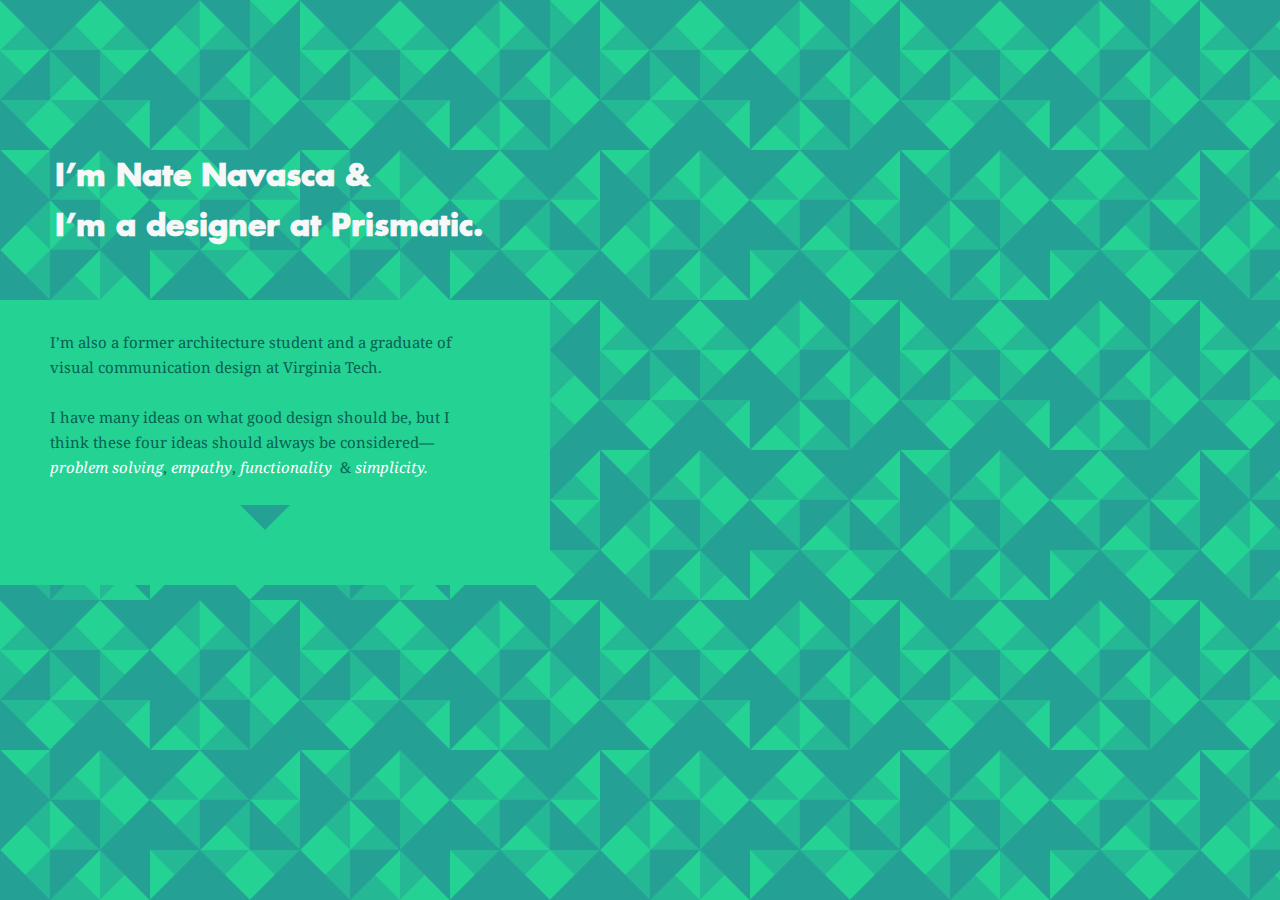
<file: index.html>
<!doctype html>
<html>
<head>
	<meta charset="UTF-8">
	<title>Nate Navasca's personal site</title>
	<meta name="description" content="#">

	<link rel="stylesheet" href="css/reset.css">
  <link href="https://fonts.googleapis.com/css?family=Droid+Serif" rel="stylesheet">
  <link rel="stylesheet" href="css/main.css">
</head>
<body>
	<div id="MainWrapper">
    <h1>I’m Nate Navasca &amp;<br>I’m a designer at Prismatic.</h1>
    <div>
      <p>I’m also a former architecture student and a graduate of visual communication design at Virginia Tech.</p>
			<p>I have many ideas on what good design should be, but I think these four ideas should always be considered— <a href="#">problem solving</a>, <a href="#">empathy</a>, <a href="#">functionality</a> &nbsp;&amp; <a href="#">simplicity.</a></p>
      <p><a href="#" id="flecha">Next</a></p>
		</div>
	</div>
</body>
</html>
</file>
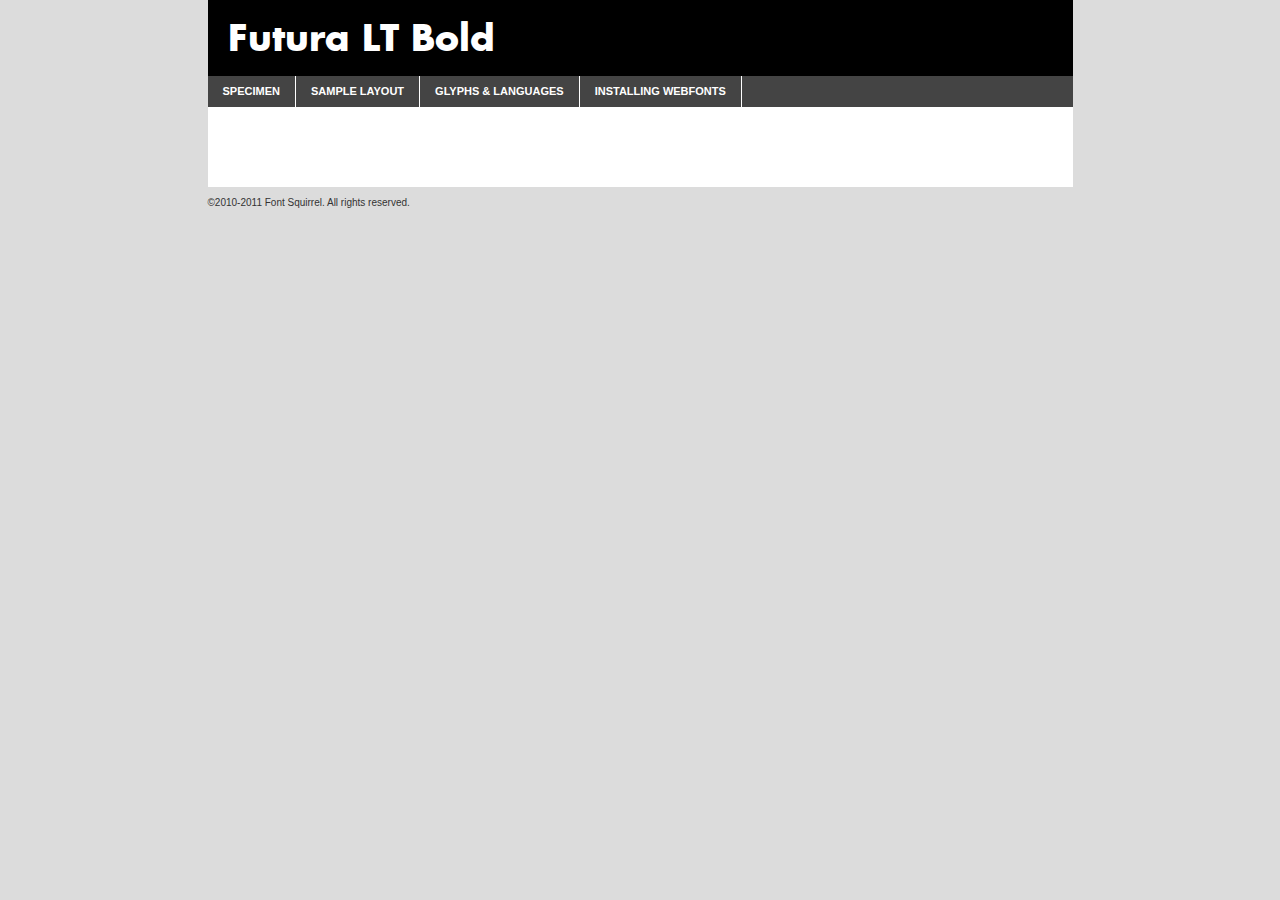
<file: css/typo/webfontkit-20130530-121740/futuralt-bold-demo.html>
<!DOCTYPE html PUBLIC "-//W3C//DTD XHTML 1.0 Transitional//EN"
	"http://www.w3.org/TR/xhtml1/DTD/xhtml1-transitional.dtd">

<html xmlns="http://www.w3.org/1999/xhtml" xml:lang="en" lang="en">
<head>
	<meta http-equiv="Content-Type" content="text/html; charset=utf-8" />
	<script src="http://ajax.googleapis.com/ajax/libs/jquery/1.7.2/jquery.min.js" type="text/javascript" charset="utf-8"></script>
	<script src="specimen_files/easytabs.js" type="text/javascript" charset="utf-8"></script>
	<link rel="stylesheet" href="specimen_files/specimen_stylesheet.css" type="text/css" charset="utf-8" />
	<link rel="stylesheet" href="stylesheet.css" type="text/css" charset="utf-8" />

	<style type="text/css">
					body{
				font-family: 'futura_ltbold';
							}
		</style>

	<title>Futura LT Bold Specimen</title>
	
	
	<script type="text/javascript" charset="utf-8">
		$(document).ready(function() {
			$('#container').easyTabs({defaultContent:1});
		});
	</script>
</head>

<body>
<div id="container">
	<div id="header">
		Futura LT Bold	</div>
	<ul class="tabs">
		<li><a href="#specimen">Specimen</a></li>
		<li><a href="#layout">Sample Layout</a></li>
				<li><a href="#glyphs">Glyphs &amp; Languages</a></li>
		<li><a href="#installing">Installing Webfonts</a></li>
		
	</ul>
	
	<div id="main_content">

		
			<div id="specimen">
		
				<div class="section">
					<div class="grid12 firstcol">
						<div class="huge">AaBb</div>
					</div>
				</div>
		
				<div class="section">
					<div class="glyph_range">A&#x200B;B&#x200b;C&#x200b;D&#x200b;E&#x200b;F&#x200b;G&#x200b;H&#x200b;I&#x200b;J&#x200b;K&#x200b;L&#x200b;M&#x200b;N&#x200b;O&#x200b;P&#x200b;Q&#x200b;R&#x200b;S&#x200b;T&#x200b;U&#x200b;V&#x200b;W&#x200b;X&#x200b;Y&#x200b;Z&#x200b;a&#x200b;b&#x200b;c&#x200b;d&#x200b;e&#x200b;f&#x200b;g&#x200b;h&#x200b;i&#x200b;j&#x200b;k&#x200b;l&#x200b;m&#x200b;n&#x200b;o&#x200b;p&#x200b;q&#x200b;r&#x200b;s&#x200b;t&#x200b;u&#x200b;v&#x200b;w&#x200b;x&#x200b;y&#x200b;z&#x200b;1&#x200b;2&#x200b;3&#x200b;4&#x200b;5&#x200b;6&#x200b;7&#x200b;8&#x200b;9&#x200b;0&#x200b;&amp;&#x200b;.&#x200b;,&#x200b;?&#x200b;!&#x200b;&#64;&#x200b;(&#x200b;)&#x200b;#&#x200b;$&#x200b;%&#x200b;*&#x200b;+&#x200b;-&#x200b;=&#x200b;:&#x200b;;</div>
				</div>
				<div class="section">
					<div class="grid12 firstcol">
						<table class="sample_table">
							<tr><td>10</td><td class="size10">abcdefghijklmnopqrstuvwxyzABCDEFGHIJKLMNOPQRSTUVWXYZ0123456789abcdefghijklmnopqrstuvwxyzABCDEFGHIJKLMNOPQRSTUVWXYZ0123456789abcdefghijklmnopqrstuvwxyzABCDEFGHIJKLMNOPQRSTUVWXYZ</td></tr>
							<tr><td>11</td><td class="size11">abcdefghijklmnopqrstuvwxyzABCDEFGHIJKLMNOPQRSTUVWXYZ0123456789abcdefghijklmnopqrstuvwxyzABCDEFGHIJKLMNOPQRSTUVWXYZ0123456789abcdefghijklmnopqrstuvwxyzABCDEFGHIJKLMNOPQRSTUVWXYZ</td></tr>
							<tr><td>12</td><td class="size12">abcdefghijklmnopqrstuvwxyzABCDEFGHIJKLMNOPQRSTUVWXYZ0123456789abcdefghijklmnopqrstuvwxyzABCDEFGHIJKLMNOPQRSTUVWXYZ0123456789abcdefghijklmnopqrstuvwxyzABCDEFGHIJKLMNOPQRSTUVWXYZ</td></tr>
							<tr><td>13</td><td class="size13">abcdefghijklmnopqrstuvwxyzABCDEFGHIJKLMNOPQRSTUVWXYZ0123456789abcdefghijklmnopqrstuvwxyzABCDEFGHIJKLMNOPQRSTUVWXYZ0123456789abcdefghijklmnopqrstuvwxyzABCDEFGHIJKLMNOPQRSTUVWXYZ</td></tr>
							<tr><td>14</td><td class="size14">abcdefghijklmnopqrstuvwxyzABCDEFGHIJKLMNOPQRSTUVWXYZ0123456789abcdefghijklmnopqrstuvwxyzABCDEFGHIJKLMNOPQRSTUVWXYZ0123456789abcdefghijklmnopqrstuvwxyzABCDEFGHIJKLMNOPQRSTUVWXYZ</td></tr>
							<tr><td>16</td><td class="size16">abcdefghijklmnopqrstuvwxyzABCDEFGHIJKLMNOPQRSTUVWXYZ0123456789abcdefghijklmnopqrstuvwxyzABCDEFGHIJKLMNOPQRSTUVWXYZ</td></tr>
							<tr><td>18</td><td class="size18">abcdefghijklmnopqrstuvwxyzABCDEFGHIJKLMNOPQRSTUVWXYZ0123456789abcdefghijklmnopqrstuvwxyzABCDEFGHIJKLMNOPQRSTUVWXYZ</td></tr>
							<tr><td>20</td><td class="size20">abcdefghijklmnopqrstuvwxyzABCDEFGHIJKLMNOPQRSTUVWXYZ0123456789abcdefghijklmnopqrstuvwxyzABCDEFGHIJKLMNOPQRSTUVWXYZ</td></tr>
							<tr><td>24</td><td class="size24">abcdefghijklmnopqrstuvwxyzABCDEFGHIJKLMNOPQRSTUVWXYZ0123456789abcdefghijklmnopqrstuvwxyzABCDEFGHIJKLMNOPQRSTUVWXYZ</td></tr>
							<tr><td>30</td><td class="size30">abcdefghijklmnopqrstuvwxyzABCDEFGHIJKLMNOPQRSTUVWXYZ0123456789abcdefghijklmnopqrstuvwxyzABCDEFGHIJKLMNOPQRSTUVWXYZ</td></tr>
							<tr><td>36</td><td class="size36">abcdefghijklmnopqrstuvwxyzABCDEFGHIJKLMNOPQRSTUVWXYZ0123456789abcdefghijklmnopqrstuvwxyzABCDEFGHIJKLMNOPQRSTUVWXYZ</td></tr>
							<tr><td>48</td><td class="size48">abcdefghijklmnopqrstuvwxyzABCDEFGHIJKLMNOPQRSTUVWXYZ0123456789abcdefghijklmnopqrstuvwxyzABCDEFGHIJKLMNOPQRSTUVWXYZ</td></tr>
							<tr><td>60</td><td class="size60">abcdefghijklmnopqrstuvwxyzABCDEFGHIJKLMNOPQRSTUVWXYZ0123456789abcdefghijklmnopqrstuvwxyzABCDEFGHIJKLMNOPQRSTUVWXYZ</td></tr>
							<tr><td>72</td><td class="size72">abcdefghijklmnopqrstuvwxyzABCDEFGHIJKLMNOPQRSTUVWXYZ0123456789abcdefghijklmnopqrstuvwxyzABCDEFGHIJKLMNOPQRSTUVWXYZ</td></tr>
							<tr><td>90</td><td class="size90">abcdefghijklmnopqrstuvwxyzABCDEFGHIJKLMNOPQRSTUVWXYZ0123456789abcdefghijklmnopqrstuvwxyzABCDEFGHIJKLMNOPQRSTUVWXYZ</td></tr>
						</table>
				
					</div>
			
				</div>
		
		
		
								<div class="section" id="bodycomparison">


										<div id="xheight">
				<div class="fontbody">&#xE000;&#xE000;&#xE000;&#xE000;&#xE000;&#xE000;&#xE000;&#xE000;&#xE000;&#xE000;&#xE000;&#xE000;&#xE000;&#xE000;&#xE000;&#xE000;&#xE000;&#xE000;&#xE000;&#xE000;&#xE000;&#xE000;&#xE000;&#xE000;&#xE000;&#xE000;&#xE000;&#xE000;&#xE000;&#xE000;&#xE000;&#xE000;&#xE000;&#xE000;&#xE000;&#xE000;&#xE000;&#xE000;&#xE000;&#xE000;&#xE000;&#xE000;&#xE000;&#xE000;&#xE000;&#xE000;&#xE000;&#xE000;&#xE000;&#xE000;&#xE000;&#xE000;&#xE000;&#xE000;&#xE000;&#xE000;&#xE000;&#xE000;&#xE000;&#xE000;&#xE000;&#xE000;&#xE000;&#xE000;&#xE000;&#xE000;&#xE000;&#xE000;&#xE000;&#xE000;&#xE000;&#xE000;&#xE000;&#xE000;&#xE000;&#xE000;&#xE000;&#xE000;&#xE000;&#xE000;&#xE000;&#xE000;&#xE000;&#xE000;&#xE000;&#xE000;&#xE000;&#xE000;&#xE000;&#xE000;&#xE000;&#xE000;&#xE000;&#xE000;&#xE000;&#xE000;&#xE000;&#xE000;&#xE000;body</div><div class="arialbody">body</div><div class="verdanabody">body</div><div class="georgiabody">body</div></div>
										<div class="fontbody" style="z-index:1">
											body<span>Futura LT Bold</span>
										</div>
										<div class="arialbody" style="z-index:1">
											body<span>Arial</span>
										</div>
										<div class="verdanabody" style="z-index:1">
											body<span>Verdana</span>
										</div>
										<div class="georgiabody" style="z-index:1">
											body<span>Georgia</span>
										</div>



								</div>
		
		
				<div class="section psample psample_row1" id="">
					
					<div class="grid2 firstcol">
						<p class="size10"><span>10.</span>Aenean lacinia bibendum nulla sed consectetur. Fusce dapibus, tellus ac cursus commodo, tortor mauris condimentum nibh, ut fermentum massa justo sit amet risus. Nullam id dolor id nibh ultricies vehicula ut id elit. Cum sociis natoque penatibus et magnis dis parturient montes, nascetur ridiculus mus. Nulla vitae elit libero, a pharetra augue.</p>
			
					</div>
					<div class="grid3">
						<p class="size11"><span>11.</span>Aenean lacinia bibendum nulla sed consectetur. Fusce dapibus, tellus ac cursus commodo, tortor mauris condimentum nibh, ut fermentum massa justo sit amet risus. Nullam id dolor id nibh ultricies vehicula ut id elit. Cum sociis natoque penatibus et magnis dis parturient montes, nascetur ridiculus mus. Nulla vitae elit libero, a pharetra augue.</p>
			
					</div>
					<div class="grid3">
						<p class="size12"><span>12.</span>Aenean lacinia bibendum nulla sed consectetur. Fusce dapibus, tellus ac cursus commodo, tortor mauris condimentum nibh, ut fermentum massa justo sit amet risus. Nullam id dolor id nibh ultricies vehicula ut id elit. Cum sociis natoque penatibus et magnis dis parturient montes, nascetur ridiculus mus. Nulla vitae elit libero, a pharetra augue.</p>
			
					</div>
					<div class="grid4">
						<p class="size13"><span>13.</span>Aenean lacinia bibendum nulla sed consectetur. Fusce dapibus, tellus ac cursus commodo, tortor mauris condimentum nibh, ut fermentum massa justo sit amet risus. Nullam id dolor id nibh ultricies vehicula ut id elit. Cum sociis natoque penatibus et magnis dis parturient montes, nascetur ridiculus mus. Nulla vitae elit libero, a pharetra augue.</p>
			
					</div>
					<div class="white_blend"></div>
					
				</div>
				<div class="section psample psample_row2" id="">
					<div class="grid3 firstcol">
						<p class="size14"><span>14.</span>Aenean lacinia bibendum nulla sed consectetur. Fusce dapibus, tellus ac cursus commodo, tortor mauris condimentum nibh, ut fermentum massa justo sit amet risus. Nullam id dolor id nibh ultricies vehicula ut id elit. Cum sociis natoque penatibus et magnis dis parturient montes, nascetur ridiculus mus. Nulla vitae elit libero, a pharetra augue.</p>
			
					</div>
					<div class="grid4">
						<p class="size16"><span>16.</span>Aenean lacinia bibendum nulla sed consectetur. Fusce dapibus, tellus ac cursus commodo, tortor mauris condimentum nibh, ut fermentum massa justo sit amet risus. Nullam id dolor id nibh ultricies vehicula ut id elit. Cum sociis natoque penatibus et magnis dis parturient montes, nascetur ridiculus mus. Nulla vitae elit libero, a pharetra augue.</p>
			
					</div>
					<div class="grid5">
						<p class="size18"><span>18.</span>Aenean lacinia bibendum nulla sed consectetur. Fusce dapibus, tellus ac cursus commodo, tortor mauris condimentum nibh, ut fermentum massa justo sit amet risus. Nullam id dolor id nibh ultricies vehicula ut id elit. Cum sociis natoque penatibus et magnis dis parturient montes, nascetur ridiculus mus. Nulla vitae elit libero, a pharetra augue.</p>
			
					</div>

					<div class="white_blend"></div>

				</div>
				
				<div class="section psample psample_row3" id="">
					<div class="grid5 firstcol">
						<p class="size20"><span>20.</span>Aenean lacinia bibendum nulla sed consectetur. Fusce dapibus, tellus ac cursus commodo, tortor mauris condimentum nibh, ut fermentum massa justo sit amet risus. Nullam id dolor id nibh ultricies vehicula ut id elit. Cum sociis natoque penatibus et magnis dis parturient montes, nascetur ridiculus mus. Nulla vitae elit libero, a pharetra augue.</p>
					</div>
					<div class="grid7">
						<p class="size24"><span>24.</span>Aenean lacinia bibendum nulla sed consectetur. Fusce dapibus, tellus ac cursus commodo, tortor mauris condimentum nibh, ut fermentum massa justo sit amet risus. Nullam id dolor id nibh ultricies vehicula ut id elit. Cum sociis natoque penatibus et magnis dis parturient montes, nascetur ridiculus mus. Nulla vitae elit libero, a pharetra augue.</p>
					</div>
					
					<div class="white_blend"></div>
					
				</div>
				
				<div class="section psample psample_row4" id="">
					<div class="grid12 firstcol">
						<p class="size30"><span>30.</span>Aenean lacinia bibendum nulla sed consectetur. Fusce dapibus, tellus ac cursus commodo, tortor mauris condimentum nibh, ut fermentum massa justo sit amet risus. Nullam id dolor id nibh ultricies vehicula ut id elit. Cum sociis natoque penatibus et magnis dis parturient montes, nascetur ridiculus mus. Nulla vitae elit libero, a pharetra augue.</p>
					</div>
					<div class="white_blend"></div>
					
				</div>
				
				
				
				<div class="section psample psample_row1 fullreverse">
					<div class="grid2 firstcol">
						<p class="size10"><span>10.</span>Aenean lacinia bibendum nulla sed consectetur. Fusce dapibus, tellus ac cursus commodo, tortor mauris condimentum nibh, ut fermentum massa justo sit amet risus. Nullam id dolor id nibh ultricies vehicula ut id elit. Cum sociis natoque penatibus et magnis dis parturient montes, nascetur ridiculus mus. Nulla vitae elit libero, a pharetra augue.</p>
			
					</div>
					<div class="grid3">
						<p class="size11"><span>11.</span>Aenean lacinia bibendum nulla sed consectetur. Fusce dapibus, tellus ac cursus commodo, tortor mauris condimentum nibh, ut fermentum massa justo sit amet risus. Nullam id dolor id nibh ultricies vehicula ut id elit. Cum sociis natoque penatibus et magnis dis parturient montes, nascetur ridiculus mus. Nulla vitae elit libero, a pharetra augue.</p>
			
					</div>
					<div class="grid3">
						<p class="size12"><span>12.</span>Aenean lacinia bibendum nulla sed consectetur. Fusce dapibus, tellus ac cursus commodo, tortor mauris condimentum nibh, ut fermentum massa justo sit amet risus. Nullam id dolor id nibh ultricies vehicula ut id elit. Cum sociis natoque penatibus et magnis dis parturient montes, nascetur ridiculus mus. Nulla vitae elit libero, a pharetra augue.</p>
			
					</div>
					<div class="grid4">
						<p class="size13"><span>13.</span>Aenean lacinia bibendum nulla sed consectetur. Fusce dapibus, tellus ac cursus commodo, tortor mauris condimentum nibh, ut fermentum massa justo sit amet risus. Nullam id dolor id nibh ultricies vehicula ut id elit. Cum sociis natoque penatibus et magnis dis parturient montes, nascetur ridiculus mus. Nulla vitae elit libero, a pharetra augue.</p>
			
					</div>
					<div class="black_blend"></div>
					
				</div>
				
				<div class="section psample psample_row2 fullreverse">
					<div class="grid3 firstcol">
						<p class="size14"><span>14.</span>Aenean lacinia bibendum nulla sed consectetur. Fusce dapibus, tellus ac cursus commodo, tortor mauris condimentum nibh, ut fermentum massa justo sit amet risus. Nullam id dolor id nibh ultricies vehicula ut id elit. Cum sociis natoque penatibus et magnis dis parturient montes, nascetur ridiculus mus. Nulla vitae elit libero, a pharetra augue.</p>
			
					</div>
					<div class="grid4">
						<p class="size16"><span>16.</span>Aenean lacinia bibendum nulla sed consectetur. Fusce dapibus, tellus ac cursus commodo, tortor mauris condimentum nibh, ut fermentum massa justo sit amet risus. Nullam id dolor id nibh ultricies vehicula ut id elit. Cum sociis natoque penatibus et magnis dis parturient montes, nascetur ridiculus mus. Nulla vitae elit libero, a pharetra augue.</p>
			
					</div>
					<div class="grid5">
						<p class="size18"><span>18.</span>Aenean lacinia bibendum nulla sed consectetur. Fusce dapibus, tellus ac cursus commodo, tortor mauris condimentum nibh, ut fermentum massa justo sit amet risus. Nullam id dolor id nibh ultricies vehicula ut id elit. Cum sociis natoque penatibus et magnis dis parturient montes, nascetur ridiculus mus. Nulla vitae elit libero, a pharetra augue.</p>
			
					</div>
					<div class="black_blend"></div>

				</div>
				
				<div class="section psample fullreverse psample_row3" id="">
					<div class="grid5 firstcol">
						<p class="size20"><span>20.</span>Aenean lacinia bibendum nulla sed consectetur. Fusce dapibus, tellus ac cursus commodo, tortor mauris condimentum nibh, ut fermentum massa justo sit amet risus. Nullam id dolor id nibh ultricies vehicula ut id elit. Cum sociis natoque penatibus et magnis dis parturient montes, nascetur ridiculus mus. Nulla vitae elit libero, a pharetra augue.</p>
					</div>
					<div class="grid7">
						<p class="size24"><span>24.</span>Aenean lacinia bibendum nulla sed consectetur. Fusce dapibus, tellus ac cursus commodo, tortor mauris condimentum nibh, ut fermentum massa justo sit amet risus. Nullam id dolor id nibh ultricies vehicula ut id elit. Cum sociis natoque penatibus et magnis dis parturient montes, nascetur ridiculus mus. Nulla vitae elit libero, a pharetra augue.</p>
					</div>
					
					<div class="black_blend"></div>
					
				</div>
				
				<div class="section psample fullreverse psample_row4" id="" style="border-bottom: 20px #000 solid;">
					<div class="grid12 firstcol">
						<p class="size30"><span>30.</span>Aenean lacinia bibendum nulla sed consectetur. Fusce dapibus, tellus ac cursus commodo, tortor mauris condimentum nibh, ut fermentum massa justo sit amet risus. Nullam id dolor id nibh ultricies vehicula ut id elit. Cum sociis natoque penatibus et magnis dis parturient montes, nascetur ridiculus mus. Nulla vitae elit libero, a pharetra augue.</p>
					</div>
					<div class="black_blend"></div>
					
				</div>
				
				
				
				
			</div>
			
			<div id="layout">
				
				<div class="section">
					
					<div class="grid12 firstcol">
						<h1>Lorem Ipsum Dolor</h1>
						<h2>Etiam porta sem malesuada magna mollis euismod</h2>
						
						<p class="byline">By <a href="#link">Aenean Lacinia</a></p>
					</div>
				</div>
				<div class="section">
					<div class="grid8 firstcol">
						<p class="large">Donec sed odio dui. Morbi leo risus, porta ac consectetur ac, vestibulum at eros. Fusce dapibus, tellus ac cursus commodo, tortor mauris condimentum nibh, ut fermentum massa justo sit amet risus. </p>

						
						<h3>Pellentesque ornare sem</h3>

						<p>Maecenas sed diam eget risus varius blandit sit amet non magna. Maecenas faucibus mollis interdum. Donec ullamcorper nulla non metus auctor fringilla. Nullam id dolor id nibh ultricies vehicula ut id elit. Nullam id dolor id nibh ultricies vehicula ut id elit. </p>

						<p>Aenean eu leo quam. Pellentesque ornare sem lacinia quam venenatis vestibulum. Lorem ipsum dolor sit amet, consectetur adipiscing elit. Cum sociis natoque penatibus et magnis dis parturient montes, nascetur ridiculus mus. </p>

						<p>Nulla vitae elit libero, a pharetra augue. Praesent commodo cursus magna, vel scelerisque nisl consectetur et. Aenean lacinia bibendum nulla sed consectetur. </p>

						<p>Nullam quis risus eget urna mollis ornare vel eu leo. Nullam quis risus eget urna mollis ornare vel eu leo. Maecenas sed diam eget risus varius blandit sit amet non magna. Donec ullamcorper nulla non metus auctor fringilla. </p>

						<h3>Cras mattis consectetur</h3>

						<p>Aenean eu leo quam. Pellentesque ornare sem lacinia quam venenatis vestibulum. Aenean lacinia bibendum nulla sed consectetur. Integer posuere erat a ante venenatis dapibus posuere velit aliquet. Cras mattis consectetur purus sit amet fermentum. </p>

						<p>Nullam id dolor id nibh ultricies vehicula ut id elit. Nullam quis risus eget urna mollis ornare vel eu leo. Cras mattis consectetur purus sit amet fermentum.</p>
					</div>
					
					<div class="grid4 sidebar">
						
						<div class="box reverse">
							<p class="last">Nullam quis risus eget urna mollis ornare vel eu leo. Donec ullamcorper nulla non metus auctor fringilla. Cras mattis consectetur purus sit amet fermentum. Sed posuere consectetur est at lobortis. Lorem ipsum dolor sit amet, consectetur adipiscing elit. </p>
						</div>
						
						<p class="caption">Maecenas sed diam eget risus varius.</p>

						<p>Vestibulum id ligula porta felis euismod semper. Integer posuere erat a ante venenatis dapibus posuere velit aliquet. Vestibulum id ligula porta felis euismod semper. Sed posuere consectetur est at lobortis. Maecenas sed diam eget risus varius blandit sit amet non magna. Fusce dapibus, tellus ac cursus commodo, tortor mauris condimentum nibh, ut fermentum massa justo sit amet risus. </p>

					

						<p>Duis mollis, est non commodo luctus, nisi erat porttitor ligula, eget lacinia odio sem nec elit. Aenean lacinia bibendum nulla sed consectetur. Vivamus sagittis lacus vel augue laoreet rutrum faucibus dolor auctor. Aenean lacinia bibendum nulla sed consectetur. Nullam quis risus eget urna mollis ornare vel eu leo. </p>

						<p>Praesent commodo cursus magna, vel scelerisque nisl consectetur et. Donec ullamcorper nulla non metus auctor fringilla. Maecenas faucibus mollis interdum. Fusce dapibus, tellus ac cursus commodo, tortor mauris condimentum nibh, ut fermentum massa justo sit amet risus. </p>

					</div>
				</div>
				
			</div>


			



		<div id="glyphs">
			<div class="section">
				<div class="grid12 firstcol">
			
				<h1>Language Support</h1>
				<p>The subset of Futura LT Bold in this kit supports the following languages:<br />
			
					Albanian, Danish, Dutch, English, Faroese, French, German, Icelandic, Italian, Malagasy, Norwegian, Portuguese, Spanish, Swedish				</p>
				<h1>Glyph Chart</h1>
				<p>The subset of Futura LT Bold in this kit includes all the glyphs listed below. Unicode entities are included above each glyph to help you insert individual characters into your layout.</p>
				<div id="glyph_chart">
			
																														 <div><p>&amp;#13;</p>&#13;</div>
																				 <div><p>&amp;#32;</p>&#32;</div>
																				 <div><p>&amp;#33;</p>&#33;</div>
																				 <div><p>&amp;#34;</p>&#34;</div>
																				 <div><p>&amp;#35;</p>&#35;</div>
																				 <div><p>&amp;#36;</p>&#36;</div>
																				 <div><p>&amp;#37;</p>&#37;</div>
																				 <div><p>&amp;#38;</p>&#38;</div>
																				 <div><p>&amp;#39;</p>&#39;</div>
																				 <div><p>&amp;#40;</p>&#40;</div>
																				 <div><p>&amp;#41;</p>&#41;</div>
																				 <div><p>&amp;#42;</p>&#42;</div>
																				 <div><p>&amp;#43;</p>&#43;</div>
																				 <div><p>&amp;#44;</p>&#44;</div>
																				 <div><p>&amp;#45;</p>&#45;</div>
																				 <div><p>&amp;#46;</p>&#46;</div>
																				 <div><p>&amp;#47;</p>&#47;</div>
																				 <div><p>&amp;#48;</p>&#48;</div>
																				 <div><p>&amp;#49;</p>&#49;</div>
																				 <div><p>&amp;#50;</p>&#50;</div>
																				 <div><p>&amp;#51;</p>&#51;</div>
																				 <div><p>&amp;#52;</p>&#52;</div>
																				 <div><p>&amp;#53;</p>&#53;</div>
																				 <div><p>&amp;#54;</p>&#54;</div>
																				 <div><p>&amp;#55;</p>&#55;</div>
																				 <div><p>&amp;#56;</p>&#56;</div>
																				 <div><p>&amp;#57;</p>&#57;</div>
																				 <div><p>&amp;#58;</p>&#58;</div>
																				 <div><p>&amp;#59;</p>&#59;</div>
																				 <div><p>&amp;#60;</p>&#60;</div>
																				 <div><p>&amp;#61;</p>&#61;</div>
																				 <div><p>&amp;#62;</p>&#62;</div>
																				 <div><p>&amp;#63;</p>&#63;</div>
																				 <div><p>&amp;#64;</p>&#64;</div>
																				 <div><p>&amp;#65;</p>&#65;</div>
																				 <div><p>&amp;#66;</p>&#66;</div>
																				 <div><p>&amp;#67;</p>&#67;</div>
																				 <div><p>&amp;#68;</p>&#68;</div>
																				 <div><p>&amp;#69;</p>&#69;</div>
																				 <div><p>&amp;#70;</p>&#70;</div>
																				 <div><p>&amp;#71;</p>&#71;</div>
																				 <div><p>&amp;#72;</p>&#72;</div>
																				 <div><p>&amp;#73;</p>&#73;</div>
																				 <div><p>&amp;#74;</p>&#74;</div>
																				 <div><p>&amp;#75;</p>&#75;</div>
																				 <div><p>&amp;#76;</p>&#76;</div>
																				 <div><p>&amp;#77;</p>&#77;</div>
																				 <div><p>&amp;#78;</p>&#78;</div>
																				 <div><p>&amp;#79;</p>&#79;</div>
																				 <div><p>&amp;#80;</p>&#80;</div>
																				 <div><p>&amp;#81;</p>&#81;</div>
																				 <div><p>&amp;#82;</p>&#82;</div>
																				 <div><p>&amp;#83;</p>&#83;</div>
																				 <div><p>&amp;#84;</p>&#84;</div>
																				 <div><p>&amp;#85;</p>&#85;</div>
																				 <div><p>&amp;#86;</p>&#86;</div>
																				 <div><p>&amp;#87;</p>&#87;</div>
																				 <div><p>&amp;#88;</p>&#88;</div>
																				 <div><p>&amp;#89;</p>&#89;</div>
																				 <div><p>&amp;#90;</p>&#90;</div>
																				 <div><p>&amp;#91;</p>&#91;</div>
																				 <div><p>&amp;#92;</p>&#92;</div>
																				 <div><p>&amp;#93;</p>&#93;</div>
																				 <div><p>&amp;#94;</p>&#94;</div>
																				 <div><p>&amp;#95;</p>&#95;</div>
																				 <div><p>&amp;#96;</p>&#96;</div>
																				 <div><p>&amp;#97;</p>&#97;</div>
																				 <div><p>&amp;#98;</p>&#98;</div>
																				 <div><p>&amp;#99;</p>&#99;</div>
																				 <div><p>&amp;#100;</p>&#100;</div>
																				 <div><p>&amp;#101;</p>&#101;</div>
																				 <div><p>&amp;#102;</p>&#102;</div>
																				 <div><p>&amp;#103;</p>&#103;</div>
																				 <div><p>&amp;#104;</p>&#104;</div>
																				 <div><p>&amp;#105;</p>&#105;</div>
																				 <div><p>&amp;#106;</p>&#106;</div>
																				 <div><p>&amp;#107;</p>&#107;</div>
																				 <div><p>&amp;#108;</p>&#108;</div>
																				 <div><p>&amp;#109;</p>&#109;</div>
																				 <div><p>&amp;#110;</p>&#110;</div>
																				 <div><p>&amp;#111;</p>&#111;</div>
																				 <div><p>&amp;#112;</p>&#112;</div>
																				 <div><p>&amp;#113;</p>&#113;</div>
																				 <div><p>&amp;#114;</p>&#114;</div>
																				 <div><p>&amp;#115;</p>&#115;</div>
																				 <div><p>&amp;#116;</p>&#116;</div>
																				 <div><p>&amp;#117;</p>&#117;</div>
																				 <div><p>&amp;#118;</p>&#118;</div>
																				 <div><p>&amp;#119;</p>&#119;</div>
																				 <div><p>&amp;#120;</p>&#120;</div>
																				 <div><p>&amp;#121;</p>&#121;</div>
																				 <div><p>&amp;#122;</p>&#122;</div>
																				 <div><p>&amp;#123;</p>&#123;</div>
																				 <div><p>&amp;#124;</p>&#124;</div>
																				 <div><p>&amp;#125;</p>&#125;</div>
																				 <div><p>&amp;#126;</p>&#126;</div>
																				 <div><p>&amp;#160;</p>&#160;</div>
																				 <div><p>&amp;#161;</p>&#161;</div>
																				 <div><p>&amp;#162;</p>&#162;</div>
																				 <div><p>&amp;#163;</p>&#163;</div>
																				 <div><p>&amp;#164;</p>&#164;</div>
																				 <div><p>&amp;#165;</p>&#165;</div>
																				 <div><p>&amp;#166;</p>&#166;</div>
																				 <div><p>&amp;#167;</p>&#167;</div>
																				 <div><p>&amp;#168;</p>&#168;</div>
																				 <div><p>&amp;#169;</p>&#169;</div>
																				 <div><p>&amp;#170;</p>&#170;</div>
																				 <div><p>&amp;#171;</p>&#171;</div>
																				 <div><p>&amp;#172;</p>&#172;</div>
																				 <div><p>&amp;#173;</p>&#173;</div>
																				 <div><p>&amp;#174;</p>&#174;</div>
																				 <div><p>&amp;#175;</p>&#175;</div>
																				 <div><p>&amp;#176;</p>&#176;</div>
																				 <div><p>&amp;#177;</p>&#177;</div>
																				 <div><p>&amp;#178;</p>&#178;</div>
																				 <div><p>&amp;#179;</p>&#179;</div>
																				 <div><p>&amp;#180;</p>&#180;</div>
																				 <div><p>&amp;#182;</p>&#182;</div>
																				 <div><p>&amp;#183;</p>&#183;</div>
																				 <div><p>&amp;#184;</p>&#184;</div>
																				 <div><p>&amp;#185;</p>&#185;</div>
																				 <div><p>&amp;#186;</p>&#186;</div>
																				 <div><p>&amp;#187;</p>&#187;</div>
																				 <div><p>&amp;#188;</p>&#188;</div>
																				 <div><p>&amp;#189;</p>&#189;</div>
																				 <div><p>&amp;#190;</p>&#190;</div>
																				 <div><p>&amp;#191;</p>&#191;</div>
																				 <div><p>&amp;#192;</p>&#192;</div>
																				 <div><p>&amp;#193;</p>&#193;</div>
																				 <div><p>&amp;#194;</p>&#194;</div>
																				 <div><p>&amp;#195;</p>&#195;</div>
																				 <div><p>&amp;#196;</p>&#196;</div>
																				 <div><p>&amp;#197;</p>&#197;</div>
																				 <div><p>&amp;#198;</p>&#198;</div>
																				 <div><p>&amp;#199;</p>&#199;</div>
																				 <div><p>&amp;#200;</p>&#200;</div>
																				 <div><p>&amp;#201;</p>&#201;</div>
																				 <div><p>&amp;#202;</p>&#202;</div>
																				 <div><p>&amp;#203;</p>&#203;</div>
																				 <div><p>&amp;#204;</p>&#204;</div>
																				 <div><p>&amp;#205;</p>&#205;</div>
																				 <div><p>&amp;#206;</p>&#206;</div>
																				 <div><p>&amp;#207;</p>&#207;</div>
																				 <div><p>&amp;#208;</p>&#208;</div>
																				 <div><p>&amp;#209;</p>&#209;</div>
																				 <div><p>&amp;#210;</p>&#210;</div>
																				 <div><p>&amp;#211;</p>&#211;</div>
																				 <div><p>&amp;#212;</p>&#212;</div>
																				 <div><p>&amp;#213;</p>&#213;</div>
																				 <div><p>&amp;#214;</p>&#214;</div>
																				 <div><p>&amp;#215;</p>&#215;</div>
																				 <div><p>&amp;#216;</p>&#216;</div>
																				 <div><p>&amp;#217;</p>&#217;</div>
																				 <div><p>&amp;#218;</p>&#218;</div>
																				 <div><p>&amp;#219;</p>&#219;</div>
																				 <div><p>&amp;#220;</p>&#220;</div>
																				 <div><p>&amp;#221;</p>&#221;</div>
																				 <div><p>&amp;#222;</p>&#222;</div>
																				 <div><p>&amp;#223;</p>&#223;</div>
																				 <div><p>&amp;#224;</p>&#224;</div>
																				 <div><p>&amp;#225;</p>&#225;</div>
																				 <div><p>&amp;#226;</p>&#226;</div>
																				 <div><p>&amp;#227;</p>&#227;</div>
																				 <div><p>&amp;#228;</p>&#228;</div>
																				 <div><p>&amp;#229;</p>&#229;</div>
																				 <div><p>&amp;#230;</p>&#230;</div>
																				 <div><p>&amp;#231;</p>&#231;</div>
																				 <div><p>&amp;#232;</p>&#232;</div>
																				 <div><p>&amp;#233;</p>&#233;</div>
																				 <div><p>&amp;#234;</p>&#234;</div>
																				 <div><p>&amp;#235;</p>&#235;</div>
																				 <div><p>&amp;#236;</p>&#236;</div>
																				 <div><p>&amp;#237;</p>&#237;</div>
																				 <div><p>&amp;#238;</p>&#238;</div>
																				 <div><p>&amp;#239;</p>&#239;</div>
																				 <div><p>&amp;#240;</p>&#240;</div>
																				 <div><p>&amp;#241;</p>&#241;</div>
																				 <div><p>&amp;#242;</p>&#242;</div>
																				 <div><p>&amp;#243;</p>&#243;</div>
																				 <div><p>&amp;#244;</p>&#244;</div>
																				 <div><p>&amp;#245;</p>&#245;</div>
																				 <div><p>&amp;#246;</p>&#246;</div>
																				 <div><p>&amp;#247;</p>&#247;</div>
																				 <div><p>&amp;#248;</p>&#248;</div>
																				 <div><p>&amp;#249;</p>&#249;</div>
																				 <div><p>&amp;#250;</p>&#250;</div>
																				 <div><p>&amp;#251;</p>&#251;</div>
																				 <div><p>&amp;#252;</p>&#252;</div>
																				 <div><p>&amp;#253;</p>&#253;</div>
																				 <div><p>&amp;#254;</p>&#254;</div>
																				 <div><p>&amp;#255;</p>&#255;</div>
																				 <div><p>&amp;#338;</p>&#338;</div>
																				 <div><p>&amp;#339;</p>&#339;</div>
																				 <div><p>&amp;#376;</p>&#376;</div>
																				 <div><p>&amp;#710;</p>&#710;</div>
																				 <div><p>&amp;#732;</p>&#732;</div>
																				 <div><p>&amp;#8192;</p>&#8192;</div>
																				 <div><p>&amp;#8193;</p>&#8193;</div>
																				 <div><p>&amp;#8194;</p>&#8194;</div>
																				 <div><p>&amp;#8195;</p>&#8195;</div>
																				 <div><p>&amp;#8196;</p>&#8196;</div>
																				 <div><p>&amp;#8197;</p>&#8197;</div>
																				 <div><p>&amp;#8198;</p>&#8198;</div>
																				 <div><p>&amp;#8199;</p>&#8199;</div>
																				 <div><p>&amp;#8200;</p>&#8200;</div>
																				 <div><p>&amp;#8201;</p>&#8201;</div>
																				 <div><p>&amp;#8202;</p>&#8202;</div>
																				 <div><p>&amp;#8208;</p>&#8208;</div>
																				 <div><p>&amp;#8209;</p>&#8209;</div>
																				 <div><p>&amp;#8210;</p>&#8210;</div>
																				 <div><p>&amp;#8211;</p>&#8211;</div>
																				 <div><p>&amp;#8212;</p>&#8212;</div>
																				 <div><p>&amp;#8216;</p>&#8216;</div>
																				 <div><p>&amp;#8217;</p>&#8217;</div>
																				 <div><p>&amp;#8218;</p>&#8218;</div>
																				 <div><p>&amp;#8220;</p>&#8220;</div>
																				 <div><p>&amp;#8221;</p>&#8221;</div>
																				 <div><p>&amp;#8222;</p>&#8222;</div>
																				 <div><p>&amp;#8226;</p>&#8226;</div>
																				 <div><p>&amp;#8230;</p>&#8230;</div>
																				 <div><p>&amp;#8239;</p>&#8239;</div>
																				 <div><p>&amp;#8249;</p>&#8249;</div>
																				 <div><p>&amp;#8250;</p>&#8250;</div>
																				 <div><p>&amp;#8287;</p>&#8287;</div>
																				 <div><p>&amp;#8364;</p>&#8364;</div>
																				 <div><p>&amp;#8482;</p>&#8482;</div>
																				 <div><p>&amp;#57344;</p>&#57344;</div>
																				 <div><p>&amp;#64257;</p>&#64257;</div>
																				 <div><p>&amp;#64258;</p>&#64258;</div>
																												</div>	
				</div>
		
		
			</div>
		</div>
		
		
		<div id="specs">
			
		</div>
	
		<div id="installing">
			<div class="section">
				<div class="grid7 firstcol">
					<h1>Installing Webfonts</h1>
					
					<p>Webfonts are supported by all major browser platforms but not all in the same way. There are currently four different font formats that must be included in order to target all browsers. This includes TTF, WOFF, EOT and SVG.</p>
					
					<h2>1. Upload your webfonts</h2>
					<p>You must upload your webfont kit to your website. They should be in or near the same directory as your CSS files.</p>
					
					<h2>2. Include the webfont stylesheet</h2>
					<p>A special CSS @font-face declaration helps the various browsers select the appropriate font it needs without causing you a bunch of headaches. Learn more about this syntax by reading the <a href="http://www.fontspring.com/blog/further-hardening-of-the-bulletproof-syntax">Fontspring blog post</a> about it. The code for it is as follows:</p>


<code>
@font-face{ 
	font-family: 'MyWebFont';
	src: url('WebFont.eot');
	src: url('WebFont.eot?#iefix') format('embedded-opentype'),
	     url('WebFont.woff') format('woff'),
	     url('WebFont.ttf') format('truetype'),
	     url('WebFont.svg#webfont') format('svg');
}
</code>

	<p>We've already gone ahead and generated the code for you. All you have to do is link to the stylesheet in your HTML, like this:</p>
	<code>&lt;link rel=&quot;stylesheet&quot; href=&quot;stylesheet.css&quot; type=&quot;text/css&quot; charset=&quot;utf-8&quot; /&gt;</code>

					<h2>3. Modify your own stylesheet</h2>
					<p>To take advantage of your new fonts, you must tell your stylesheet to use them. Look at the original @font-face declaration above and find the property called "font-family." The name linked there will be what you use to reference the font. Prepend that webfont name to the font stack in the "font-family" property, inside the selector you want to change. For example:</p>
<code>p { font-family: 'WebFont', Arial, sans-serif; }</code>

<h2>4. Test</h2>
<p>Getting webfonts to work cross-browser <em>can</em> be tricky. Use the information in the sidebar to help you if you find that fonts aren't loading in a particular browser.</p>
				</div>
				
				<div class="grid5 sidebar">
					<div class="box">
						<h2>Troubleshooting<br />Font-Face Problems</h2>
						<p>Having trouble getting your webfonts to load in your new website? Here are some tips to sort out what might be the problem.</p>

						<h3>Fonts not showing in any browser</h3>

						<p>This sounds like you need to work on the plumbing. You either did not upload the fonts to the correct directory, or you did not link the fonts properly in the CSS. If you've confirmed that all this is correct and you still have a problem, take a look at your .htaccess file and see if requests are getting intercepted.</p>

						<h3>Fonts not loading in iPhone or iPad</h3>

						<p>The most common problem here is that you are serving the fonts from an IIS server. IIS refuses to serve files that have unknown MIME types. If that is the case, you must set the MIME type for SVG to "image/svg+xml" in the server settings. Follow these instructions from Microsoft if you need help.</p>

						<h3>Fonts not loading in Firefox</h3>

						<p>The primary reason for this failure? You are still using a version Firefox older than 3.5. So upgrade already! If that isn't it, then you are very likely serving fonts from a different domain. Firefox requires that all font assets be served from the same domain. Lastly it is possible that you need to add WOFF to your list of MIME types (if you are serving via IIS.)</p>

						<h3>Fonts not loading in IE</h3>

						<p>Are you looking at Internet Explorer on an actual Windows machine or are you cheating by using a service like Adobe BrowserLab? Many of these screenshot services do not render @font-face for IE. Best to test it on a real machine.</p>

						<h3>Fonts not loading in IE9</h3>

						<p>IE9, like Firefox, requires that fonts be served from the same domain as the website. Make sure that is the case.</p>
					</div>
				</div>
			</div>
			
		</div>
	
	</div>
	<div id="footer">
		<p>&copy;2010-2011 Font Squirrel. All rights reserved.</p>
	</div>
</div>
</body>
</html>
</file>
<file: css/main.css>
@charset "UTF-8";

@font-face {
    font-family: 'futura_ltbold';
    src: url('typo/webfontkit-20130530-121740/futuralt-bold-webfont.eot');
	src: local('☺'), url('typo/webfontkit-20130530-121740/futuralt-bold-webfont.woff') format('woff'),
                        url('typo/webfontkit-20130530-121740/futuralt-bold-webfont.ttf') format('truetype'),
                        url('typo/webfontkit-20130530-121740/futuralt-bold-webfont.svg#webfont') format('svg');
    font-weight: normal;
    font-style: normal;
}

body {
	background-image:url(stylings/green-pattern.png);
 	}

#MainWrapper {
	width:550px ;
	}

h1 {
	font-family: 'futura_ltbold', helvetica, arial, sans-serif ;
	font-size:30px ;
	font-stretch:narrower ;
	line-height: 50px;
	color: #f7f7f7 ;
	margin: 0 0 50px 5px;
	padding: 150px 0 0 50px ;
	-webkit-text-stroke: .5px white ;
	}

#MainWrapper div {
	background-color:#24d294 ;
	padding:30px 70px 30px 50px ;
	}

p {
	color: #086152 ;
	font-family: 'Droid Serif', serif ;
	font-size: 15px ;
	margin: 0 0 25px 0 ;
	line-height: 25px ;
	font-stretch: narrower ;
	}

a {
	color: white ;
	text-decoration: none ;
	font-style: italic ;
	-webkit-font-smothing: antialiased ;
	font-stretch:narrower ;
	}

a:hover {
	color:#055145 ;
	transition: color .4s ease-in-out ;
	-webkit-transition: color .4s ease-in-out ;
	}

/*flecha*/
#flecha {
  width:0; height:0;
  border-top: 25px solid #24a194;
  border-left: 25px solid transparent;
  border-right: 25px solid transparent;
  display:block;
  margin:0 auto;
  text-indent: -9999px;
}

a#flecha:hover{
	border-top: 25px solid white ;
	transition: border-color  0.5s ease-out ;
	}
</file>
<file: css/typo/webfontkit-20130530-121740/stylesheet.css>
/* Generated by Font Squirrel (http://www.fontsquirrel.com) on May 30, 2013 */



@font-face {
    font-family: 'futura_ltbold';
    src: url('futuralt-bold-webfont.eot');
    src: url('futuralt-bold-webfont.eot?#iefix') format('embedded-opentype'),
         url('futuralt-bold-webfont.woff') format('woff'),
         url('futuralt-bold-webfont.ttf') format('truetype'),
         url('futuralt-bold-webfont.svg#futura_ltbold') format('svg');
    font-weight: normal;
    font-style: normal;

}
</file>
<file: css/typo/webfontkit-20130530-121740/specimen_files/specimen_stylesheet.css>
@import url('grid_12-825-55-15.css');

/*  
	CSS Reset by Eric Meyer - Released under Public Domain
    http://meyerweb.com/eric/tools/css/reset/
*/
html, body, div, span, applet, object, iframe,
h1, h2, h3, h4, h5, h6, p, blockquote, pre,
a, abbr, acronym, address, big, cite, code,
del, dfn, em, font, img, ins, kbd, q, s, samp,
small, strike, strong, sub, sup, tt, var,
b, u, i, center, dl, dt, dd, ol, ul, li,
fieldset, form, label, legend, table, 
caption, tbody, tfoot, thead, tr, th, td 
                  {margin: 0;padding: 0;border: 0;outline: 0;
                  font-size: 100%;vertical-align: baseline;
                  background: transparent;}
body              {line-height: 1;}
ol, ul            {list-style: none;}
blockquote, q     {quotes: none;}
blockquote:before, blockquote:after,
q:before, q:after {content: '';	content: none;}
:focus            {outline: 0;}
ins               {text-decoration: none;}
del               {text-decoration: line-through;}
table             {border-collapse: collapse;border-spacing: 0;}




body {
	color: #000;
	background-color: #dcdcdc;
}

a {
	text-decoration: none;
	color: #1883ba;
}

h1{
	font-size: 32px;
	font-weight: normal;
	font-style: normal;
	margin-bottom: 18px;
}

h2{
	font-size: 18px;
}

#container {
	width: 865px;
	margin: 0px auto;
}


#header {
	padding: 20px;
	font-size: 36px;
	background-color: #000;
	color: #fff;
}

#header span {
	color: #666;
}
#main_content {
	background-color: #fff;
	padding: 60px 20px 20px;
}


#footer p {
	margin: 0;
	padding-top: 10px;
	padding-bottom: 50px;
	color: #333;
	font: 10px Arial, sans-serif;
}

.tabs {
	width: 100%;
	height: 31px;
	background-color: #444;
}
.tabs li {
	float:  left;
	margin: 0;
	overflow: hidden;
	background-color: #444;
}
.tabs li a {
	display: block;
	color: #fff;
	text-decoration: none;
	font: bold 11px/11px 'Arial';
	text-transform: uppercase;
	padding: 10px 15px;
	border-right: 1px solid #fff;
}

.tabs li a:hover {
		background-color: #00b3ff;

}

.tabs li.active a {
	color:  #000;
	background-color: #fff;
}



div.huge {
	
	font-size: 300px;
	line-height: 1em;
	padding: 0;
	letter-spacing: -.02em;
	overflow: hidden;
}
div.glyph_range {
	font-size: 72px;
	line-height: 1.1em;
}

.size10{ font-size: 10px; }
.size11{ font-size: 11px; }
.size12{ font-size: 12px; }
.size13{ font-size: 13px; }
.size14{ font-size: 14px; }
.size16{ font-size: 16px; }
.size18{ font-size: 18px; }
.size20{ font-size: 20px; }
.size24{ font-size: 24px; }
.size30{ font-size: 30px; }
.size36{ font-size: 36px; }
.size48{ font-size: 48px; }
.size60{ font-size: 60px; }
.size72{ font-size: 72px; }
.size90{ font-size: 90px; }


.psample_row1 {	height: 120px;}
.psample_row1 {	height: 120px;}
.psample_row2 {	height: 160px;}
.psample_row3 {	height: 160px;}
.psample_row4 {	height: 160px;}

.psample {
	overflow: hidden;
	position: relative;
}
.psample p {
	line-height: 1.3em;
	display: block;
	overflow: hidden;
	margin: 0;
}

.psample span {
	margin-right: .5em;
}

.white_blend {
	width: 100%;
	height: 61px;
	background-image: url([data-uri]);
	position: absolute;
	bottom: 0;
}
.black_blend {
	width: 100%;
	height: 61px;
	background-image: url([data-uri]);
	position: absolute;
	bottom: 0;
}
.fullreverse {
	background:  #000 !important;
	color:  #fff !important;
	margin-left: -20px;
	padding-left: 20px;
	margin-right: -20px;
	padding-right: 20px;
	padding: 20px;
	margin-bottom:0;
}


.sample_table td {
	padding-top: 3px;
	padding-bottom:5px;
	padding-left: 5px;
	vertical-align: middle;
	line-height: 1.2em;
}

.sample_table td:first-child {
	background-color: #eee;
	text-align: right;
	padding-right: 5px;
	padding-left: 0;
	padding: 5px;
	font: 11px/12px "Courier New", Courier, mono;
}

code {
	white-space: pre;
	background-color: #eee;
	display: block;
	padding: 10px;
	margin-bottom: 18px;
	overflow: auto;
}


.bottom,.last 	{margin-bottom:0 !important; padding-bottom:0 !important;}

.box  { 
  padding: 18px; 
  margin-bottom: 18px; 
  background: #eee; 
}

.reverse,.reversed { background:  #000 !important;color:  #fff !important; border: none !important;}

#bodycomparison {
	position: relative;
	overflow: hidden;
	font-size: 72px;
	height: 90px;
	white-space: nowrap;
}

#bodycomparison div{
	font-size: 72px;
	line-height: 90px;
	display: inline;
	margin: 0 15px 0 0;
	padding: 0;
}

#bodycomparison div span{
	font: 10px Arial;
	position: absolute;
	left: 0;
}
#xheight {
	float: none;
	position: absolute;
	color: #d9f3ff;
	font-size: 72px;
	line-height: 90px;
}

.fontbody {
 position: relative;
}
.arialbody{
	font-family: Arial;
	position: relative;
}
.verdanabody{
	font-family: Verdana;
	position: relative;
}
.georgiabody{
	font-family: Georgia;
	position: relative;
}

/* @group Layout page
 */

#layout h1 {
	font-size: 36px;
	line-height: 42px;
	font-weight: normal;
	font-style: normal;
}

#layout h2 {
	font-size: 24px;
	line-height: 23px;
	font-weight: normal;
	font-style: normal;
}

#layout h3 {
	font-size: 22px;
	line-height: 1.4em;
	margin-top: 1em;
	font-weight: normal;
	font-style: normal;
}


#layout p.byline {
	font-size: 12px;
	margin-top: 18px;
	line-height: 12px;
	margin-bottom: 0;
}
#layout p {
	font-size: 14px;
	line-height: 21px;
	margin-bottom: .5em;
}

#layout p.large{
	font-size: 18px;
	line-height: 26px;
}

#layout .sidebar p{
	font-size: 12px;
	line-height: 1.4em;
}

#layout p.caption {
	font-size: 10px;
	margin-top: -16px;
	margin-bottom: 18px;
}

/* @end */

/* @group Glyphs */

#glyph_chart div{
	background-color: #d9f3ff;
	color: black;
	float: left;
	font-size: 36px;
	height: 1.2em;
	line-height: 1.2em;
	margin-bottom: 1px;
	margin-right: 1px;
	text-align: center;
	width: 1.2em;
	position: relative;
	padding: .6em .2em .2em;
}

#glyph_chart div p {
	position: absolute;
	left: 0;
	top: 0;
	display: block;
	text-align: center;
	font: bold 9px Arial, sans-serif;
	background-color: #3a768f;
	width: 100%;
	color: #fff;
	padding: 2px 0;
}


#glyphs h1 {
	font-family: Arial, sans-serif;
}
/* @end */

/* @group Installing */

#installing {
	font: 13px Arial, sans-serif;
}

#installing p,
#glyphs p{
	line-height: 1.2em;
	margin-bottom: 18px;
	font: 13px Arial, sans-serif;
}



#installing h3{
	font-size: 15px;
	margin-top: 18px;
}

/* @end */

#rendering h1 {
	font-family: Arial, sans-serif;
}
.render_table td {
	font: 11px "Courier New", Courier, mono;
	vertical-align: middle;
}
</file>
